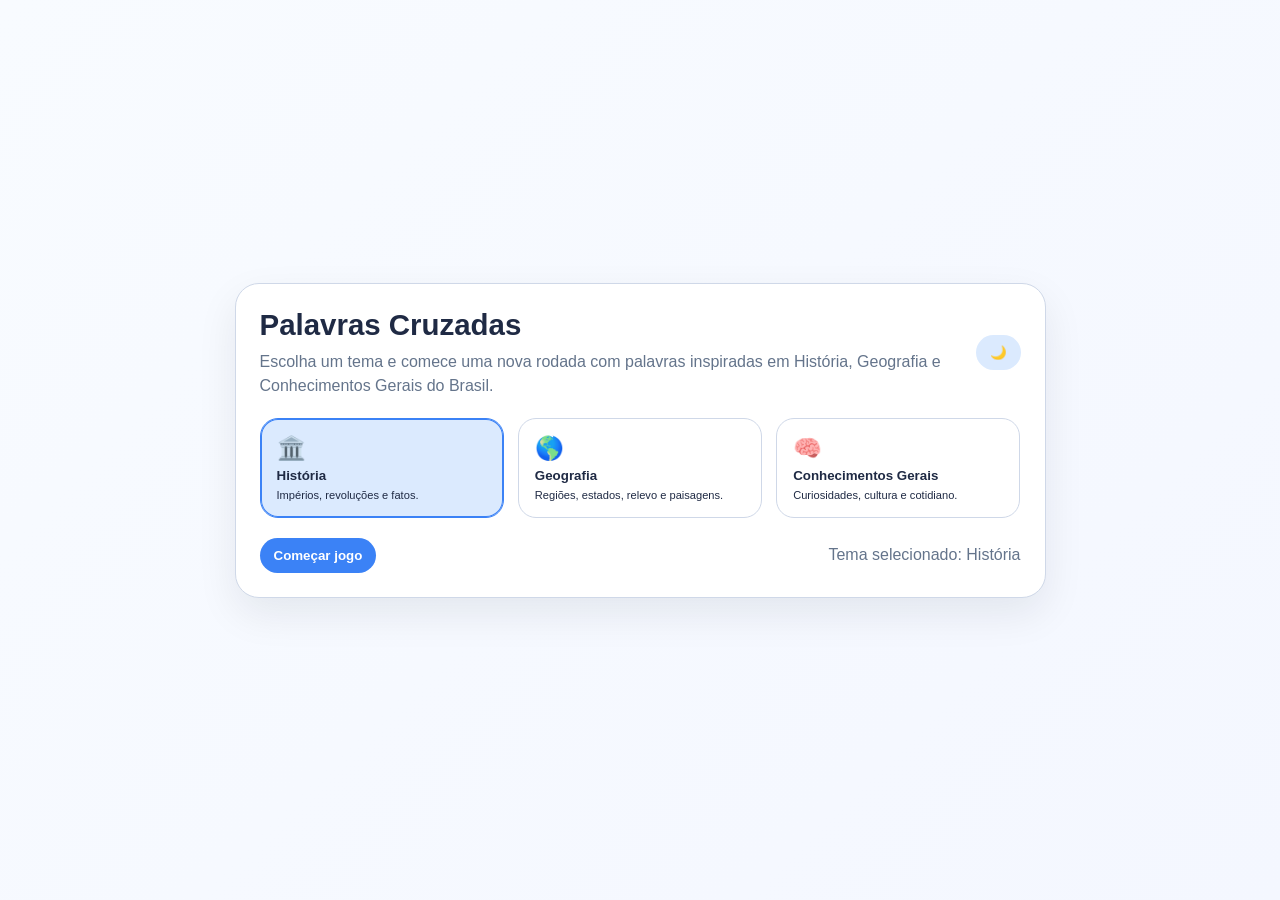
<file: Palavra_Cruzada/index.html>
<!DOCTYPE html>
<html lang="pt-BR">
  <head>
    <meta charset="UTF-8" />
    <meta name="viewport" content="width=device-width, initial-scale=1.0" />
    <title>Palavras Cruzadas</title>
    <link rel="stylesheet" href="styles.css" />
  </head>
  <body>
    <div class="container home-shell">
      <header class="hero home-hero">
        <div class="hero-top">
          <div>
            <h1>Palavras Cruzadas</h1>
            <p>Escolha um tema e comece uma nova rodada com palavras inspiradas em História, Geografia e Conhecimentos Gerais do Brasil.</p>
          </div>
          <button id="themeToggle" class="icon-btn" type="button" aria-label="Alternar modo escuro">🌙</button>
        </div>

        <div class="theme-grid">
          <button class="theme-card active" data-theme="historia" type="button">
            <span class="theme-emoji">🏛️</span>
            <strong>História</strong>
            <small>Impérios, revoluções e fatos.</small>
          </button>
          <button class="theme-card" data-theme="geografia" type="button">
            <span class="theme-emoji">🌎</span>
            <strong>Geografia</strong>
            <small>Regiões, estados, relevo e paisagens.</small>
          </button>
          <button class="theme-card" data-theme="conhecimentos" type="button">
            <span class="theme-emoji">🧠</span>
            <strong>Conhecimentos Gerais</strong>
            <small>Curiosidades, cultura e cotidiano.</small>
          </button>
        </div>

        <div class="home-actions">
          <button id="startBtn" type="button">Começar jogo</button>
          <p id="homeStatus">Tema selecionado: História</p>
        </div>
      </header>
    </div>

    <script src="script.js"></script>
  </body>
</html>
</file>
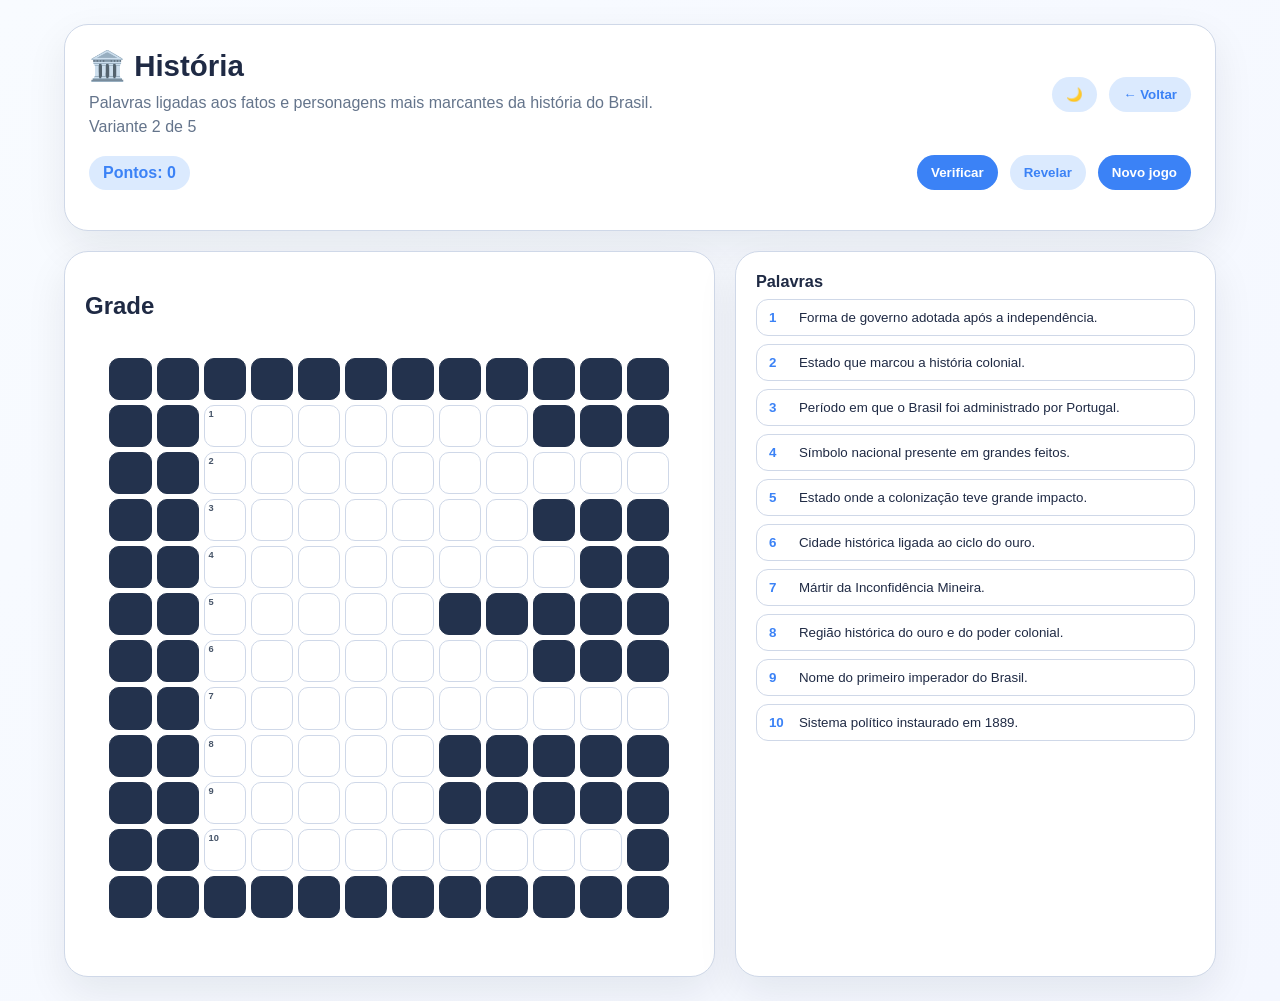
<file: Palavra_Cruzada/game.html>
<!DOCTYPE html>
<html lang="pt-BR">
  <head>
    <meta charset="UTF-8" />
    <meta name="viewport" content="width=device-width, initial-scale=1.0" />
    <title>Jogo de Palavras Cruzadas</title>
    <link rel="stylesheet" href="styles.css" />
  </head>
  <body>
    <div class="container">
      <header class="hero">
        <div class="game-head">
          <div>
            <h1 id="themeLabel">🏛️ História</h1>
            <p id="themeDescription">Palavras ligadas à história do Brasil.</p>
            <p id="gameVariantLabel">Variante 1 de 5</p>
          </div>
          <div class="actions">
            <button id="themeToggle" class="icon-btn" type="button" aria-label="Alternar modo escuro">🌙</button>
            <button id="backBtn" type="button">← Voltar</button>
          </div>
        </div>

        <div class="game-head">
          <div class="score-pill">Pontos: <span id="scoreValue">0</span></div>
          <div class="actions">
            <button id="checkBtn" type="button">Verificar</button>
            <button id="revealBtn" type="button">Revelar</button>
            <button id="newGameBtn" type="button">Novo jogo</button>
          </div>
        </div>
      </header>

      <main class="layout">
        <section class="board-card">
          <div class="board-header">
            <h2>Grade</h2>
          </div>
          <div id="board" class="grid" aria-label="Tabuleiro de palavras cruzadas"></div>
          <div id="message" class="message" role="status" aria-live="polite"></div>
        </section>

        <aside class="clues-card">
          <section class="clues-section">
            <h3>Palavras</h3>
            <ul id="acrossClues" class="clue-list"></ul>
          </section>
        </aside>
      </main>
    </div>

    <script src="script.js"></script>
  </body>
</html>
</file>
<file: Palavra_Cruzada/styles.css>
:root {
  --bg: #f4f7ff;
  --panel: #ffffff;
  --border: #cfd8e8;
  --text: #1f2a44;
  --muted: #64748b;
  --accent: #3b82f6;
  --accent-2: #dbeafe;
  --correct: #dcfce7;
  --correct-text: #166534;
  --wrong: #fee2e2;
  --wrong-text: #b91c1c;
  --black: #23324d;
  --shadow: rgba(15, 23, 42, 0.08);
}

body.dark {
  --bg: #07111f;
  --panel: #0f172a;
  --border: #24324b;
  --text: #e2e8f0;
  --muted: #94a3b8;
  --accent: #60a5fa;
  --accent-2: #1e3a8a;
  --correct: #14532d;
  --correct-text: #bbf7d0;
  --wrong: #7f1d1d;
  --wrong-text: #fecaca;
  --black: #020617;
  --shadow: rgba(2, 8, 23, 0.45);
  --clue-text: #ffffff;
}

* { box-sizing: border-box; }
body {
  margin: 0;
  font-family: "Inter", "Segoe UI", Roboto, Arial, sans-serif;
  background: linear-gradient(135deg, #f8fbff 0%, var(--bg) 100%);
  color: var(--text);
  min-height: 100vh;
}

.container {
  max-width: 1200px;
  margin: 0 auto;
  padding: 24px;
}

.home-shell {
  min-height: 100vh;
  display: grid;
  place-items: center;
}

.hero {
  background: var(--panel);
  border: 1px solid var(--border);
  border-radius: 24px;
  box-shadow: 0 16px 40px var(--shadow);
  padding: 24px;
  margin-bottom: 20px;
}

.hero-top {
  display: flex;
  align-items: center;
  justify-content: space-between;
  gap: 16px;
  flex-wrap: wrap;
  margin-bottom: 16px;
}

.hero h1 {
  margin: 0 0 8px;
  font-size: clamp(1.6rem, 2.3vw, 2.2rem);
}

.hero p {
  margin: 0;
  color: var(--muted);
  line-height: 1.5;
  max-width: 700px;
}

.icon-btn, #startBtn, #newGameBtn, #backBtn, .actions button {
  border: none;
  border-radius: 999px;
  padding: 10px 14px;
  font-weight: 700;
  cursor: pointer;
  transition: transform 160ms ease, box-shadow 160ms ease;
}

.icon-btn {
  background: var(--accent-2);
  color: var(--accent);
}

#startBtn, #newGameBtn, #checkBtn {
  background: var(--accent);
  color: white;
}

#backBtn, #revealBtn {
  background: var(--accent-2);
  color: var(--accent);
}

.theme-grid {
  display: grid;
  grid-template-columns: repeat(3, minmax(0, 1fr));
  gap: 14px;
  margin: 20px 0;
}

.theme-card {
  border: 1px solid var(--border);
  border-radius: 18px;
  padding: 16px;
  background: var(--panel);
  color: var(--text);
  display: flex;
  flex-direction: column;
  gap: 6px;
  cursor: pointer;
  text-align: left;
}

.theme-card.active {
  border-color: var(--accent);
  background: var(--accent-2);
  box-shadow: inset 0 0 0 1px var(--accent);
}

.theme-emoji {
  font-size: 1.45rem;
}

.home-actions {
  display: flex;
  align-items: center;
  justify-content: space-between;
  gap: 12px;
  flex-wrap: wrap;
}

#homeStatus {
  color: var(--muted);
  margin: 0;
}

.game-head {
  display: flex;
  align-items: center;
  justify-content: space-between;
  gap: 12px;
  flex-wrap: wrap;
  margin-bottom: 16px;
}

.score-pill {
  border-radius: 999px;
  padding: 8px 14px;
  background: var(--accent-2);
  color: var(--accent);
  font-weight: 700;
}

.layout {
  display: grid;
  grid-template-columns: 1.15fr 0.85fr;
  gap: 20px;
}

.board-card, .clues-card {
  background: var(--panel);
  border: 1px solid var(--border);
  border-radius: 24px;
  box-shadow: 0 16px 40px var(--shadow);
  padding: 20px;
}

.board-header, .actions {
  display: flex;
  align-items: center;
  justify-content: space-between;
  gap: 12px;
  flex-wrap: wrap;
}

.actions button:hover, #startBtn:hover, #newGameBtn:hover, #backBtn:hover, .icon-btn:hover {
  transform: translateY(-1px);
  box-shadow: 0 8px 18px rgba(59, 130, 246, 0.15);
}

.grid {
  display: grid;
  grid-template-columns: repeat(12, 1fr);
  gap: 5px;
  width: min(100%, 560px);
  margin: 18px auto 12px;
}

.cell {
  position: relative;
  aspect-ratio: 1;
  border-radius: 10px;
  border: 1px solid var(--border);
  overflow: hidden;
}

.cell.black {
  background: var(--black);
  border-color: var(--black);
}

.cell.white {
  background: white;
}

.cell.white.active {
  background: var(--accent-2);
  box-shadow: inset 0 0 0 2px var(--accent);
}

.cell.white.highlight {
  background: #f3f8ff;
}

.cell.white.correct {
  background: var(--correct);
}

.cell.white.correct input {
  color: var(--correct-text);
}

.cell.white.incorrect {
  background: var(--wrong);
}

.cell.white.incorrect input {
  color: var(--wrong-text);
}

.cell input {
  width: 100%;
  height: 100%;
  border: none;
  outline: none;
  text-align: center;
  font-size: clamp(1rem, 2.1vw, 1.3rem);
  font-weight: 800;
  text-transform: uppercase;
  background: transparent;
  color: var(--text);
}

.number {
  position: absolute;
  top: 3px;
  left: 4px;
  font-size: 0.58rem;
  font-weight: 700;
  color: #475569;
  pointer-events: none;
}

.message {
  min-height: 26px;
  text-align: center;
  font-weight: 700;
  color: var(--muted);
}

.message.success {
  color: var(--correct-text);
}

.message.error {
  color: var(--wrong-text);
}

.clues-card {
  display: flex;
  flex-direction: column;
  gap: 16px;
}

.clues-section h3 {
  margin: 0 0 8px;
  font-size: 1.02rem;
}

.clue-list {
  list-style: none;
  padding: 0;
  margin: 0;
  display: flex;
  flex-direction: column;
  gap: 8px;
}

.clue-button {
  width: 100%;
  border: 1px solid var(--border);
  background: var(--panel);
  border-radius: 12px;
  padding: 10px 12px;
  text-align: left;
  cursor: pointer;
  transition: border-color 160ms ease, background 160ms ease;
  color: var(--clue-text, var(--text));
}

.clue-button.active {
  background: var(--accent-2);
  border-color: var(--accent);
}

.clue-button strong {
  display: inline-block;
  min-width: 22px;
  margin-right: 8px;
  color: var(--accent);
}

@media (max-width: 860px) {
  .layout {
    grid-template-columns: 1fr;
  }

  .theme-grid {
    grid-template-columns: 1fr;
  }

  .board-card, .clues-card {
    padding: 16px;
  }
}
</file>
